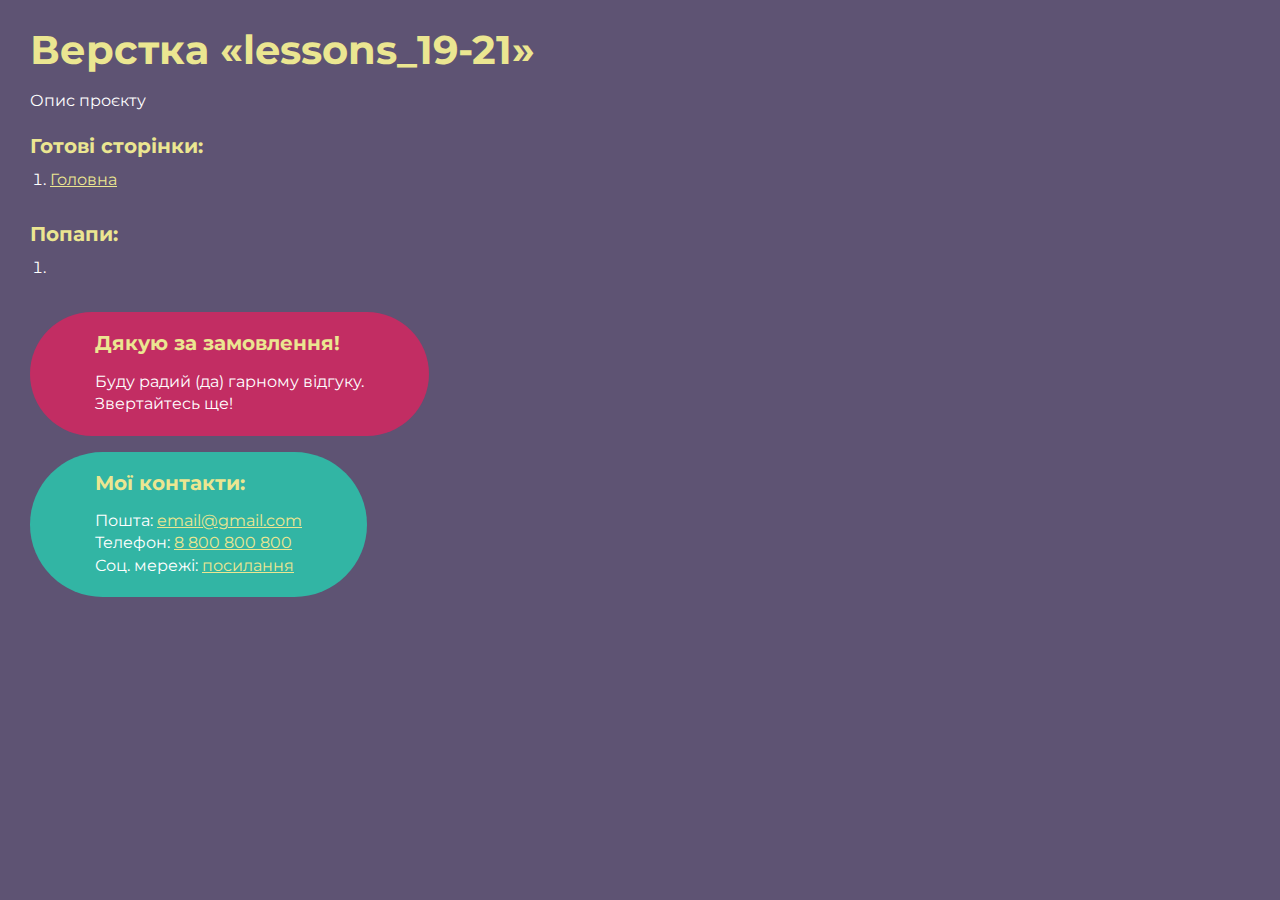
<file: index.html>
<!DOCTYPE html>
<html>

<head>
	<meta charset="UTF-8">
	<meta name="viewport" content="width=device-width, initial-scale=1.0">
	<title>Верстка «lessons_19-21»</title>
</head>

<body>
	<div class="rootpage">
		<h1>Верстка «lessons_19-21»</h1>
		<div class="rootpage__info">
			Опис проєкту
		</div>
		<h2>Готові сторінки:</h2>
		<ol class="rootpage__list">
			<li><a target="_blank" href="home.html">Головна</a></li>
		</ol>
		<h2>Попапи:</h2>
		<ol class="rootpage__list">
			<li><a target="_blank" href="home.html#"></a></li>
		</ol>
		<div class="rootpage__tnx">
			<h2>Дякую за замовлення!</h2>
			<p>Буду радий (да) гарному відгуку.</p>
			<p>Звертайтесь ще!</p>
		</div>
		<div class="rootpage__contacts">
			<h2>Мої контакти:</h2>
			<p>Пошта: <a href="mailto:email@gmail.com">email@gmail.com</a></p>
			<p>Телефон: <a href="tel:8800800800">8 800 800 800</a></p>
			<p>Соц. мережі: <a href="">посилання</a></p>
		</div>
	</div>
</body>
<style>
	@charset "UTF-8";
	@import url("https://fonts.googleapis.com/css?family=Montserrat:regular,700&display=swap");

	*,
	*::before,
	*::after {
		padding: 0px;
		margin: 0px;
		border: 0px;
		box-sizing: border-box;
	}

	html,
	body {
		height: 100%;
		margin: 0;
		padding: 0;
		min-width: 320px;
		width: 100%;
		color: #fff;
		background-color: #5e5373;
	}

	body {
		font-family: Montserrat;
		font-size: 100%;
		line-height: 1;
		font-size: 1rem;
	}

	a {
		text-decoration: underline;
		color: #ebe691
	}

	a:visited {
		text-decoration: underline;
		color: #aaa768;
	}

	a:hover {
		text-decoration: none;
	}

	ul li {
		list-style: none;
	}

	img {
		vertical-align: top;
	}

	.wrapper {
		width: 100%;
		min-height: 100%;
		overflow: hidden;
	}

	.rootpage {
		padding: 30px;
		display: flex;
		flex-direction: column;
		align-items: flex-start;
	}

	@media (max-width: 767px) {
		.rootpage {
			padding: 30px 15px;
		}
	}

	h1 {
		color: #ebe691;
		font-size: 2.5rem;
		margin: 0px 0px 1.25rem 0px;
	}

	@media (max-width: 767px) {
		h1 {
			font-size: 1.85rem;
			margin: 0px 0px 1.25rem 0px;
		}
	}

	h2 {
		color: #ebe691;
		font-size: 1.25rem;
		margin: 0px 0px 1rem 0px;
	}

	@media (max-width: 767px) {
		h2 {
			font-size: 1.125rem;
			margin: 0px 0px 1rem 0px;
		}
	}

	.rootpage__info {
		line-height: 140%;
		margin: 0px 0px 1.5rem 0px;
	}

	.rootpage__list {
		margin: 0px 0px 2.25rem 1.25rem;
	}

	.rootpage__list li:not(:last-child) {
		margin: 0px 0px 15px 0px;
	}

	.rootpage__contacts,
	.rootpage__tnx {
		border-radius: 200px;
		padding: 20px 65px;
		line-height: 140%;
	}

	@media (max-width: 767px) {

		.rootpage__contacts,
		.rootpage__tnx {
			border-radius: 40px;
			padding: 20px;
		}
	}

	.rootpage__contacts {
		background: #32b5a4;

	}

	.rootpage__contacts a {
		color: #ebe691;
	}

	.rootpage__tnx {
		background: #c22d63;
		margin: 0px 0px 1rem 0px;
	}
</style>

</html>
</file>
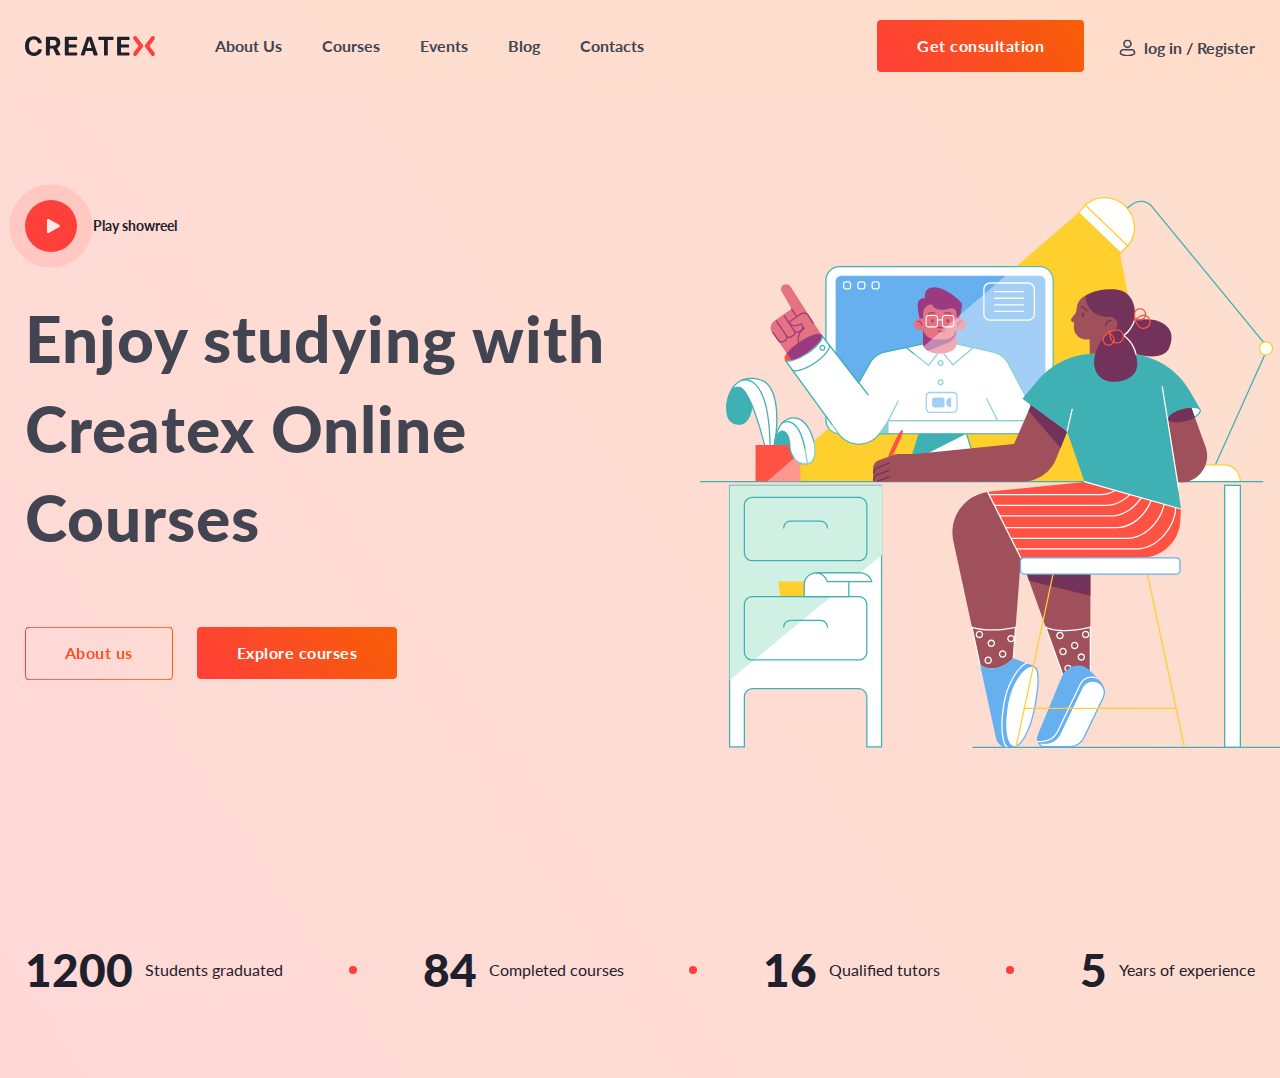
<file: home.html>
<!DOCTYPE html>
<html lang="en">

<head>
	<title>HomePage</title>
	<meta charset="UTF-8">
	<meta name="format-detection" content="telephone=no">
	<!-- <style>body{opacity: 0;}</style> -->
	<link rel="stylesheet" href="css/style.min.css?_v=20230307152158">
	<link rel="shortcut icon" href="favicon.ico">
	<!-- <meta name="robots" content="noindex, nofollow"> -->
	<meta name="viewport" content="width=device-width, initial-scale=1.0">
</head>

<body>
	<div class="wrapper">
		<header class="header">
			<div class="header__container">
				<div class="header__body">
					<div class="header__logo">
						<a href="#">
							<img src="img/logo.svg" alt="logo">
						</a>
					</div>
					<div class="header__menu-wrap">
						<nav class="header__menu menu">
							<ul class="menu__list">
								<li>
									<a href="#">About Us</a>
								</li>
								<li>
									<a href="#">Courses</a>
								</li>
								<li>
									<a href="#">Events</a>
								</li>
								<li>
									<a href="#">Blog</a>
								</li>
								<li>
									<a href="#">Contacts</a>
								</li>
							</ul>
						</nav>
					</div>
					<div class="header__actions actions-header">
						<div class="actions-header__button button">
							<a href="#" class="button__link button__link--width">Get consultation</a>
						</div>
						<div class="actions-header__acount">
							<a href="#" class="log-in"><span>log in </span></a>
							<a href="#" class="register"><span>/ Register</span></a>
						</div>
						<button type="button" class="menu__icon icon-menu">
							<span></span>
						</button>
					</div>
				</div>
			</div>
		</header>
		<main class="page">
			<section class="main-section">
				<div class="main-section__container">
					<div class="main-section__body body-main">
						<div class="body-main__wrap">
							<div class="body-main__content content-main">
								<div class="content-main__play-button button-play">
									<a class="button-play__link" href="#"><span>Play showreel</span></a>
								</div>
								<h1 class="content-main__title">Enjoy studying with Createx Online Courses</h1>
								<div class="content-main__buttons main-buttons">
									<div class="main-buttons__border button-border">
										<a href="#" class="button-border__link">About us</a>
									</div>
									<div class="main-buttons__button button">
										<a href="#" class="button__link">Explore courses</a>
									</div>
								</div>
							</div>
							<div class="body-main__image">
								<img src="img/home-page/content-image/illustration.svg" alt="illustration">
							</div>
						</div>
						<div class="body-main__prograss prograss-main">
							<div class="prograss-main__item item-progress">
								<div class="item-progress__amount">1200</div>
								<div class="item-progress__text">Students graduated</div>
							</div>
							<div class="prograss-main__circle prograss-main__circle--1"></div>
							<div class="prograss-main__item item-progress">
								<div class="item-progress__amount">84</div>
								<div class="item-progress__text">Completed courses</div>
							</div>
							<div class="prograss-main__circle prograss-main__circle--2"></div>
							<div class="prograss-main__item item-progress">
								<div class="item-progress__amount">16</div>
								<div class="item-progress__text">Qualified tutors</div>
							</div>
							<div class="prograss-main__circle prograss-main__circle--3"></div>
							<div class="prograss-main__item item-progress">
								<div class="item-progress__amount">5</div>
								<div class="item-progress__text">Years of experience</div>
							</div>
						</div>
					</div>
				</div>
			</section>
		</main>
		<footer class="footer">
			<div class="footer__container">
			</div>
		</footer>
	</div>
	<script src="js/app.min.js?_v=20230307152158"></script>
</body>

</html>
</file>
<file: css/style.min.css>
@charset "UTF-8";@import url(https://fonts.googleapis.com/css?family=Lato:regular,700,900&display=swap);*{padding:0;margin:0;border:0}*,:after,:before{-webkit-box-sizing:border-box;box-sizing:border-box}body,html{height:100%;min-width:320px}body{color:#424551;line-height:1;font-family:lato;font-size:1rem;-ms-text-size-adjust:100%;-moz-text-size-adjust:100%;-webkit-text-size-adjust:100%;-webkit-font-smoothing:antialiased;-moz-osx-font-smoothing:grayscale}button,input,textarea{font-family:lato;font-size:inherit}button{cursor:pointer;color:inherit;background-color:transparent}a{color:inherit;text-decoration:none}ul li{list-style:none}img{vertical-align:top}h1,h2,h3,h4,h5,h6{font-weight:inherit;font-size:inherit}svg{height:1em;width:1em}svg path{stroke:inherit;fill:inherit}.lock body{overflow:hidden;-ms-touch-action:none;touch-action:none;-ms-scroll-chaining:none;overscroll-behavior:none}.wrapper{min-height:100%;display:-webkit-box;display:-ms-flexbox;display:flex;-webkit-box-orient:vertical;-webkit-box-direction:normal;-ms-flex-direction:column;flex-direction:column;overflow:hidden}@supports (overflow:clip){.wrapper{overflow:clip}}.wrapper>main{-webkit-box-flex:1;-ms-flex:1 1 auto;flex:1 1 auto}.wrapper>*{min-width:0}[class*=__container]{max-width:78.75rem;margin:0 auto;padding:0 .9375rem}[class*=-ibg]{position:relative}[class*=-ibg] img{position:absolute;width:100%;height:100%;top:0;left:0;-o-object-fit:cover;object-fit:cover}[class*=-ibg_contain] img{-o-object-fit:contain;object-fit:contain}.button{display:inline-block}.button__link{display:inline-block;background:-o-linear-gradient(34.05deg,#ff3f3a 0,#f75e05 100%);background:linear-gradient(55.95deg,#ff3f3a 0,#f75e05 100%);font-weight:700;line-height:1.25;letter-spacing:.5px;padding:1em 2.5rem;border-radius:4px;color:#fff;-webkit-transition:all .2s linear 0s;-o-transition:all .2s linear 0s;transition:all .2s linear 0s}.button__link:hover{-webkit-box-shadow:0 2px 4px #390303;box-shadow:0 2px 4px #390303;background:-o-linear-gradient(145.95deg,#ff3f3a 0,#f75e05 100%);background:linear-gradient(-55.95deg,#ff3f3a 0,#f75e05 100%)}.button__link:active{-webkit-transition:all 1ms linear 0s;-o-transition:all 1ms linear 0s;transition:all 1ms linear 0s;-webkit-box-shadow:0 1px 1px #390303,inset 0 1px 5px #960808;box-shadow:0 1px 1px #390303,inset 0 1px 5px #960808;background:-o-linear-gradient(34.05deg,#ff3f3a 0,#f75e05 100%);background:linear-gradient(55.95deg,#ff3f3a 0,#f75e05 100%)}.button-border{display:inline-block;position:relative;cursor:pointer;overflow:hidden;border-radius:.25rem;background:-o-linear-gradient(34.05deg,#ff3f3a 0,#f75e05 100%) 0 0/100% .05rem no-repeat,-o-linear-gradient(34.05deg,#ff3f3a 0,#f75e05 100%) 0 bottom/100% .05rem no-repeat;background:linear-gradient(55.95deg,#ff3f3a 0,#f75e05 100%) 0 0/100% .05rem no-repeat,linear-gradient(55.95deg,#ff3f3a 0,#f75e05 100%) 0 bottom/100% .05rem no-repeat;-webkit-transition:all .3s linear;-o-transition:all .3s linear;transition:all .3s linear}.button-border a{display:block;-ms-flex-item-align:center;-ms-grid-row-align:center;align-self:center;text-align:center;position:relative;padding:1rem 2.5rem;line-height:1.3;font-weight:700;letter-spacing:.031rem;background:-o-linear-gradient(34.05deg,#ff3f3a 0,#f75e05 100%);background:linear-gradient(55.95deg,#ff3f3a 0,#f75e05 100%);-webkit-background-clip:text;-webkit-text-fill-color:transparent;z-index:2}.button-border a::before{content:"";position:absolute;width:100%;height:100%;top:0;left:0;z-index:-1;opacity:0;-webkit-transition:all .4s ease 0s;-o-transition:all .4s ease 0s;transition:all .4s ease 0s;background:-o-linear-gradient(34.05deg,#fd463f 0,#ffa03a 100%) 12.5rem 0 no-repeat;background:linear-gradient(55.95deg,#fd463f 0,#ffa03a 100%) 12.5rem 0 no-repeat}.button-border:hover{-webkit-box-shadow:0 2px 7px #4c2e09;box-shadow:0 2px 7px #4c2e09}.button-border:hover a::before{opacity:.5;background:-o-linear-gradient(34.05deg,#fd463f 0,#ffa03a 100%) 0 0 no-repeat;background:linear-gradient(55.95deg,#fd463f 0,#ffa03a 100%) 0 0 no-repeat}.button-border:active{-webkit-transition:all .1s linear;-o-transition:all .1s linear;transition:all .1s linear;-webkit-box-shadow:0 1px 1px #4c2e09,inset 0 0 2px #4c2e09;box-shadow:0 1px 1px #4c2e09,inset 0 0 2px #4c2e09}.button-border::after,.button-border::before{content:"";position:absolute;height:100%;width:.25rem;top:0}.button-border::before{left:0;width:.25rem;height:100%;border-radius:.25rem 0 0 .25rem;border:.063rem solid #ff3f3a;border-right:none}.button-border::after{right:0;width:.25rem;height:100%;border-radius:0 .25rem .25rem 0;border:.063rem solid #f75e05;border-left:none}.button-play__link{position:relative;display:-webkit-inline-box;display:-ms-inline-flexbox;display:inline-flex;-webkit-box-align:center;-ms-flex-align:center;align-items:center;gap:1rem;font-weight:700;font-size:.875rem;color:#1e212c;-webkit-transition:all .3s linear;-o-transition:all .3s linear;transition:all .3s linear}.button-play__link::before{content:"";background:#ff3f3a url(../img/home-page/icons/play.svg) 55% 50%/.8rem no-repeat;border-radius:50%;width:3.25rem;height:3.25rem;-ms-flex-negative:0;flex-shrink:0;-webkit-transition:all .3s linear;-o-transition:all .3s linear;transition:all .3s linear}.button-play__link::after{content:"";background:rgba(255,64,58,.12);width:3.25rem;height:3.25rem;border-radius:50%;-webkit-transform:scale(1.6);-ms-transform:scale(1.6);transform:scale(1.6);position:absolute;top:0;left:0;-webkit-animation:button-sircle .9s linear infinite;animation:button-sircle .9s linear infinite}.button-play__link:hover::before{background-color:#f9342d;-webkit-box-shadow:0 1px 9px #000;box-shadow:0 1px 9px #000}.button-play__link:active::before{background-color:#f9342d;-webkit-box-shadow:0 1px 1px #000;box-shadow:0 1px 1px #000;-webkit-transition:all .1s linear;-o-transition:all .1s linear;transition:all .1s linear}.button-play__link span:hover{text-decoration:underline;color:#000}@-webkit-keyframes button-sircle{0%{-webkit-transform:scale(1.6);transform:scale(1.6)}100%{-webkit-transform:scale(3);transform:scale(3);opacity:0}}@keyframes button-sircle{0%{-webkit-transform:scale(1.6);transform:scale(1.6)}100%{-webkit-transform:scale(3);transform:scale(3);opacity:0}}.icon-menu{display:none}.header{position:fixed;z-index:100;top:0;left:0;width:100%;background:-o-linear-gradient(34.05deg,#ffddd2 0,#ffddc9 100%);background:linear-gradient(55.95deg,#ffddd2 0,#ffddc9 100%)}.header__container{position:relative}.header__body{position:relative;font-weight:700;display:-webkit-box;display:-ms-flexbox;display:flex;gap:3.75rem;-webkit-box-align:center;-ms-flex-align:center;align-items:center}.header__logo{position:relative;z-index:3;-webkit-box-flex:0;-ms-flex:0 0 8.125rem;flex:0 0 8.125rem}.header__logo img{max-width:100%}.header__actions{position:relative;z-index:11}.header__menu-wrap{-webkit-box-flex:1;-ms-flex:1 1 auto;flex:1 1 auto}.menu{-webkit-transition:-webkit-transform .8s ease 0s;transition:-webkit-transform .8s ease 0s;-o-transition:transform .8s ease 0s;transition:transform .8s ease 0s;transition:transform .8s ease 0s,-webkit-transform .8s ease 0s}.menu__list{white-space:nowrap;display:-webkit-box;display:-ms-flexbox;display:flex;-ms-flex-wrap:wrap;flex-wrap:wrap;row-gap:.6rem}.actions-header{display:-webkit-box;display:-ms-flexbox;display:flex;-webkit-box-align:center;-ms-flex-align:center;align-items:center;-ms-flex-negative:0;flex-shrink:0}.actions-header__button{-ms-flex-negative:0;flex-shrink:0}.actions-header__acount a:hover{color:#21b008}.actions-header .log-in:hover::before{border-radius:40%;background-color:rgba(169,169,167,.319);-webkit-box-shadow:0 0 8px rgba(95,95,95,.863);box-shadow:0 0 8px rgba(95,95,95,.863)}.actions-header .log-in::before{content:"";display:-webkit-inline-box;display:-ms-inline-flexbox;display:inline-flex;background:url(../img/home-page/icons/use/vector.svg) 0 0/100% no-repeat;-webkit-box-flex:0;-ms-flex:0 0 1.063rem;flex:0 0 1.063rem;width:1.063rem;height:1.063rem;margin:0 .5rem 0 0;-webkit-transform:translate(0,.156rem);-ms-transform:translate(0,.156rem);transform:translate(0,.156rem)}.main-section{background:-o-linear-gradient(34.05deg,rgba(255,64,58,.2) 0,rgba(247,94,5,.2) 100%);background:linear-gradient(55.95deg,rgba(255,64,58,.2) 0,rgba(247,94,5,.2) 100%)}.body-main__image{-ms-flex-item-align:center;-ms-grid-row-align:center;align-self:center;-webkit-transform:translate(7.8%,-.188rem);-ms-transform:translate(7.8%,-.188rem);transform:translate(7.8%,-.188rem);-webkit-box-flex:0;-ms-flex:0 1 37.625rem;flex:0 1 37.625rem}.body-main__image img{width:100%}.body-main__wrap{display:-webkit-box;display:-ms-flexbox;display:flex}.body-main__content{-webkit-box-flex:1;-ms-flex:1 1 50%;flex:1 1 50%}.content-main__play-button:not(:last-child){margin:0 0 2.5rem 0}.content-main__title{font-weight:900;font-size:4rem;line-height:1.4;letter-spacing:.063rem}.content-main__title:not(:last-child){margin:0 0 1em 0}.content-main__buttons{display:-webkit-box;display:-ms-flexbox;display:flex;-webkit-box-align:center;-ms-flex-align:center;align-items:center;gap:1.5rem}.main-buttons__border{-ms-flex-negative:0;flex-shrink:0}.main-buttons__button{-ms-flex-negative:0;flex-shrink:0}.prograss-main{display:-webkit-box;display:-ms-flexbox;display:flex;-ms-flex-wrap:wrap;flex-wrap:wrap;gap:.625rem;-webkit-box-pack:justify;-ms-flex-pack:justify;justify-content:space-between;-webkit-box-align:center;-ms-flex-align:center;align-items:center}.prograss-main__circle{-webkit-box-flex:0;-ms-flex:0 0 8px;flex:0 0 8px;width:8px;height:8px;border-radius:50%;background:#ff3f3a;flex:0 0 8px;-webkit-box-align:center;-ms-flex-align:center;align-items:center}.item-progress{text-align:center;-ms-flex-wrap:wrap;flex-wrap:wrap;gap:.75rem;color:#1e212c;-webkit-box-align:center;-ms-flex-align:center;align-items:center}.item-progress__amount{font-weight:900;line-height:1.3;-webkit-box-align:center;-ms-flex-align:center;align-items:center}.item-progress__text{-ms-flex-item-align:center;-ms-grid-row-align:center;align-self:center}@media (min-width:47.99875em){.menu li:hover{text-decoration:underline;color:#101011}.content-main{padding:0 2.3rem 0 0}.content-main__play-button:not(:last-child){margin-bottom:2.5rem}.content-main__buttons{padding:0 3rem 0 0}}@media (min-width:54.81125em){.item-progress{display:-webkit-box;display:-ms-flexbox;display:flex}}@media (min-width:68.75em){.menu__list{-webkit-column-gap:2.5rem;-moz-column-gap:2.5rem;column-gap:2.5rem}}@media (min-width:73.4375em){.actions-header__button{margin-right:2.1875rem}}@media (min-width:76.875em){.header{padding-top:1.25rem}.header{padding-bottom:1.25rem}.header__body{gap:3.75rem}.main-section__body{padding-top:12.5rem}.main-section__body{padding-bottom:4.875rem}.body-main__image{-ms-flex-preferred-size:37.625rem;flex-basis:37.625rem}.body-main__wrap:not(:last-child){margin-bottom:11.8125rem}.content-main__title{line-heght:.0875rem}.item-progress__amount{font-size:2.875rem}}@media (max-width:20em){.header{padding-top:.125rem}.header{padding-bottom:.125rem}.actions-header .button__link--width{padding-right:1.25rem}.actions-header .button__link--width{padding-left:1.25rem}.main-section__body{padding-top:3.125rem}.main-section__body{padding-bottom:1.25rem}.body-main__wrap:not(:last-child){margin-bottom:1.25rem}.content-main__play-button:not(:last-child){margin-bottom:1.25rem}.content-main__title{font-size:1.25rem}.content-main__title{line-heght:.06875rem}}@media (max-width:68.18625em){.button-play__link{font-size:1.125rem}}@media (max-width:62.5em){.header__body{gap:1.25rem}}@media (max-width:59.375em){.actions-header__button{margin-right:1.25rem}}@media (max-width:57.5em){.menu__list{-webkit-column-gap:.9375rem;-moz-column-gap:.9375rem;column-gap:.9375rem}}@media (max-width:56.81125em){.register span{display:none}}@media (max-width:52.24875em){.log-in span{display:none}}@media (max-width:51.43625em){.actions-header .log-in::before{-webkit-transform:scale(1.5);-ms-transform:scale(1.5);transform:scale(1.5);margin:0 .1rem 0 0}}@media (max-width:51.43625em) and (max-width:47.99875em){.actions-header .log-in::before{margin:0 1.2rem 0 0}}@media (max-width:47.99875em){.icon-menu{display:block;position:relative;width:1.875rem;height:1.125rem;z-index:25}.icon-menu span,.icon-menu::after,.icon-menu::before{content:"";-webkit-transition:all .3s ease 0s;-o-transition:all .3s ease 0s;transition:all .3s ease 0s;right:0;position:absolute;width:100%;height:.125rem;background-color:#000}.icon-menu::before{top:0}.icon-menu::after{bottom:0}.icon-menu span{top:calc(50% - .0625rem)}.menu-open .icon-menu span{width:0}.menu-open .icon-menu::before{top:calc(50% - .0625rem);-webkit-transform:rotate(-45deg);-ms-transform:rotate(-45deg);transform:rotate(-45deg)}.menu-open .icon-menu::after{bottom:calc(50% - .0625rem);-webkit-transform:rotate(45deg);-ms-transform:rotate(45deg);transform:rotate(45deg)}.menu__list{-webkit-box-orient:vertical;-webkit-box-direction:normal;-ms-flex-direction:column;flex-direction:column;-ms-flex-wrap:nowrap;flex-wrap:nowrap;-webkit-box-align:center;-ms-flex-align:center;align-items:center;row-gap:1.5rem;position:fixed;top:0;left:0;-webkit-transform:rotate(90deg);-ms-transform:rotate(90deg);transform:rotate(90deg);-webkit-transform-origin:0 0;-ms-transform-origin:0 0;transform-origin:0 0;padding:8rem 0 0;width:100%;height:100%;background:-o-linear-gradient(34.05deg,#2f2c2c 0,#ebdfd7 100%);background:linear-gradient(55.95deg,#2f2c2c 0,#ebdfd7 100%);-webkit-box-shadow:1px 0 6px rgba(0,0,0,.2);box-shadow:1px 0 6px rgba(0,0,0,.2);overflow:auto;-webkit-transition:all .8s ease 0s;-o-transition:all .8s ease 0s;transition:all .8s ease 0s}.menu__list li{font-size:2rem;-webkit-transform:translate(-100%,0);-ms-transform:translate(-100%,0);transform:translate(-100%,0)}.menu-open .menu__list{-webkit-transform:rotate(0);-ms-transform:rotate(0);transform:rotate(0)}.menu-open .menu__list li{-webkit-transform:translate(0,0);-ms-transform:translate(0,0);transform:translate(0,0)}.menu-open .menu__list li:nth-child(1){-webkit-transition:all .8s ease 5s;-o-transition:all .8s ease 5s;transition:all .8s ease 5s;-webkit-transition-delay:.1s;-o-transition-delay:.1s;transition-delay:.1s}.menu-open .menu__list li:nth-child(2){-webkit-transition:all .8s ease 5s;-o-transition:all .8s ease 5s;transition:all .8s ease 5s;-webkit-transition-delay:.2s;-o-transition-delay:.2s;transition-delay:.2s}.menu-open .menu__list li:nth-child(3){-webkit-transition:all .8s ease 5s;-o-transition:all .8s ease 5s;transition:all .8s ease 5s;-webkit-transition-delay:.3s;-o-transition-delay:.3s;transition-delay:.3s}.menu-open .menu__list li:nth-child(4){-webkit-transition:all .8s ease 5s;-o-transition:all .8s ease 5s;transition:all .8s ease 5s;-webkit-transition-delay:.4s;-o-transition-delay:.4s;transition-delay:.4s}.menu-open .menu__list li:nth-child(5){-webkit-transition:all .8s ease 5s;-o-transition:all .8s ease 5s;transition:all .8s ease 5s;-webkit-transition-delay:.5s;-o-transition-delay:.5s;transition-delay:.5s}.menu-open .menu__list li:nth-child(6){-webkit-transition:all .8s ease 5s;-o-transition:all .8s ease 5s;transition:all .8s ease 5s;-webkit-transition-delay:.6s;-o-transition-delay:.6s;transition-delay:.6s}.menu-open .menu__list li:nth-child(7){-webkit-transition:all .8s ease 5s;-o-transition:all .8s ease 5s;transition:all .8s ease 5s;-webkit-transition-delay:.7s;-o-transition-delay:.7s;transition-delay:.7s}.menu-open .menu__list li:nth-child(8){-webkit-transition:all .8s ease 5s;-o-transition:all .8s ease 5s;transition:all .8s ease 5s;-webkit-transition-delay:.8s;-o-transition-delay:.8s;transition-delay:.8s}.menu-open .menu__list li:nth-child(9){-webkit-transition:all .8s ease 5s;-o-transition:all .8s ease 5s;transition:all .8s ease 5s;-webkit-transition-delay:.9s;-o-transition-delay:.9s;transition-delay:.9s}.menu-open .menu__list li:nth-child(10){-webkit-transition:all .8s ease 5s;-o-transition:all .8s ease 5s;transition:all .8s ease 5s;-webkit-transition-delay:1s;-o-transition-delay:1s;transition-delay:1s}.menu-open .menu__list li:nth-child(11){-webkit-transition:all .8s ease 5s;-o-transition:all .8s ease 5s;transition:all .8s ease 5s;-webkit-transition-delay:1.1s;-o-transition-delay:1.1s;transition-delay:1.1s}.menu-open .menu__list li:nth-child(12){-webkit-transition:all .8s ease 5s;-o-transition:all .8s ease 5s;transition:all .8s ease 5s;-webkit-transition-delay:1.2s;-o-transition-delay:1.2s;transition-delay:1.2s}.menu-open .menu__list li:nth-child(13){-webkit-transition:all .8s ease 5s;-o-transition:all .8s ease 5s;transition:all .8s ease 5s;-webkit-transition-delay:1.3s;-o-transition-delay:1.3s;transition-delay:1.3s}.menu-open .menu__list li:nth-child(14){-webkit-transition:all .8s ease 5s;-o-transition:all .8s ease 5s;transition:all .8s ease 5s;-webkit-transition-delay:1.4s;-o-transition-delay:1.4s;transition-delay:1.4s}.content-main__buttons{-ms-flex-wrap:wrap;flex-wrap:wrap}.main-buttons__border{min-width:12.5rem}}@media (max-width:47.99875em) and (any-hover:none){.icon-menu{cursor:default}}@media (max-width:39.56125em){.prograss-main__circle--2{display:none}.item-progress{-webkit-box-flex:40%;-ms-flex:40%;flex:40%}}@media (max-width:37.74875em){.body-main__image{-ms-flex-preferred-size:18.875rem;flex-basis:18.875rem}.body-main__image{max-width:302px;margin:0 0 20px 0}.body-main__wrap{-webkit-box-orient:vertical;-webkit-box-direction:reverse;-ms-flex-direction:column-reverse;flex-direction:column-reverse;-ms-flex-wrap:wrap-reverse;flex-wrap:wrap-reverse;-webkit-box-pack:center;-ms-flex-pack:center;justify-content:center}.content-main__play-button{-webkit-box-pack:center;-ms-flex-pack:center;justify-content:center}.content-main__title{text-align:center}.content-main__buttons{-webkit-box-pack:center;-ms-flex-pack:center;justify-content:center}.button-play{text-align:center}}@media (max-width:29.87375em){.body-main__image{padding:20px 0 0 0}}@media (max-width:28.43625em){.header__body{display:block;padding:1.2rem 0}.header__logo{position:absolute;top:0;left:50%;-webkit-transform:translate(-50%,0);-ms-transform:translate(-50%,0);transform:translate(-50%,0)}.header__actions{top:1.9rem}.actions-header{-webkit-transform:translate(0,-20px);-ms-transform:translate(0,-20px);transform:translate(0,-20px)}.actions-header__button{display:block;-webkit-box-flex:1;-ms-flex:1 0 auto;flex:1 0 auto}}@media (max-width:14.375em){.item-progress__amount{font-size:1.375rem}}@media (min-width:20em) and (max-width:76.875em){@supports (padding-top:clamp(0.125rem ,-0.2706043956rem + 1.978021978vw ,1.25rem)){.header{padding-top:clamp(.125rem ,-.2706043956rem + 1.978021978vw ,1.25rem)}}@supports not (padding-top:clamp(0.125rem ,-0.2706043956rem + 1.978021978vw ,1.25rem)){.header{padding-top:calc(.125rem + 1.125 * (100vw - 20rem)/ 56.875)}}@supports (padding-bottom:clamp(0.125rem ,-0.2706043956rem + 1.978021978vw ,1.25rem)){.header{padding-bottom:clamp(.125rem ,-.2706043956rem + 1.978021978vw ,1.25rem)}}@supports not (padding-bottom:clamp(0.125rem ,-0.2706043956rem + 1.978021978vw ,1.25rem)){.header{padding-bottom:calc(.125rem + 1.125 * (100vw - 20rem)/ 56.875)}}@supports (padding-top:clamp(3.125rem ,-0.1717032967rem + 16.4835164835vw ,12.5rem)){.main-section__body{padding-top:clamp(3.125rem ,-.1717032967rem + 16.4835164835vw ,12.5rem)}}@supports not (padding-top:clamp(3.125rem ,-0.1717032967rem + 16.4835164835vw ,12.5rem)){.main-section__body{padding-top:calc(3.125rem + 9.375 * (100vw - 20rem)/ 56.875)}}@supports (padding-bottom:clamp(1.25rem ,-0.0247252747rem + 6.3736263736vw ,4.875rem)){.main-section__body{padding-bottom:clamp(1.25rem ,-.0247252747rem + 6.3736263736vw ,4.875rem)}}@supports not (padding-bottom:clamp(1.25rem ,-0.0247252747rem + 6.3736263736vw ,4.875rem)){.main-section__body{padding-bottom:calc(1.25rem + 3.625 * (100vw - 20rem)/ 56.875)}}@supports (margin-bottom:clamp(1.25rem ,-2.4642857143rem + 18.5714285714vw ,11.8125rem)){.body-main__wrap:not(:last-child){margin-bottom:clamp(1.25rem ,-2.4642857143rem + 18.5714285714vw ,11.8125rem)}}@supports not (margin-bottom:clamp(1.25rem ,-2.4642857143rem + 18.5714285714vw ,11.8125rem)){.body-main__wrap:not(:last-child){margin-bottom:calc(1.25rem + 10.5625 * (100vw - 20rem)/ 56.875)}}@supports (font-size:clamp(1.25rem ,0.3708791209rem + 4.3956043956vw ,3.75rem)){.content-main__title{font-size:clamp(1.25rem ,.3708791209rem + 4.3956043956vw ,3.75rem)}}@supports not (font-size:clamp(1.25rem ,0.3708791209rem + 4.3956043956vw ,3.75rem)){.content-main__title{font-size:calc(1.25rem + 2.5 * (100vw - 20rem)/ 56.875)}}@supports (line-heght:clamp(0.06875rem ,0.0621565934rem + 0.032967033vw ,0.0875rem)){.content-main__title{line-heght:clamp(.06875rem ,.0621565934rem + .032967033vw ,.0875rem)}}@supports not (line-heght:clamp(0.06875rem ,0.0621565934rem + 0.032967033vw ,0.0875rem)){.content-main__title{line-heght:calc(.06875rem + .01875 * (100vw - 20rem)/ 56.875)}}}@media (min-width:62.5em) and (max-width:76.875em){@supports (gap:clamp(1.25rem ,-9.6195652174rem + 17.3913043478vw ,3.75rem)){.header__body{gap:clamp(1.25rem ,-9.6195652174rem + 17.3913043478vw ,3.75rem)}}@supports not (gap:clamp(1.25rem ,-9.6195652174rem + 17.3913043478vw ,3.75rem)){.header__body{gap:calc(1.25rem + 2.5 * (100vw - 62.5rem)/ 14.375)}}}@media (min-width:57.5em) and (max-width:68.75em){@supports ((-moz-column-gap:clamp(0.9375rem ,-7.0486111111rem + 13.8888888889vw ,2.5rem)) or (column-gap:clamp(0.9375rem ,-7.0486111111rem + 13.8888888889vw ,2.5rem))){.menu__list{-webkit-column-gap:clamp(.9375rem ,-7.0486111111rem + 13.8888888889vw ,2.5rem);-moz-column-gap:clamp(.9375rem ,-7.0486111111rem + 13.8888888889vw ,2.5rem);column-gap:clamp(.9375rem ,-7.0486111111rem + 13.8888888889vw ,2.5rem)}}@supports not ((-moz-column-gap:clamp(0.9375rem ,-7.0486111111rem + 13.8888888889vw ,2.5rem)) or (column-gap:clamp(0.9375rem ,-7.0486111111rem + 13.8888888889vw ,2.5rem))){.menu__list{-webkit-column-gap:calc(.9375rem + 1.5625 * (100vw - 57.5rem)/ 11.25);-moz-column-gap:calc(.9375rem + 1.5625 * (100vw - 57.5rem)/ 11.25);column-gap:calc(.9375rem + 1.5625 * (100vw - 57.5rem)/ 11.25)}}}@media (min-width:59.375em) and (max-width:73.4375em){@supports (margin-right:clamp(1.25rem ,-2.7083333333rem + 6.6666666667vw ,2.1875rem)){.actions-header__button{margin-right:clamp(1.25rem ,-2.7083333333rem + 6.6666666667vw ,2.1875rem)}}@supports not (margin-right:clamp(1.25rem ,-2.7083333333rem + 6.6666666667vw ,2.1875rem)){.actions-header__button{margin-right:calc(1.25rem + .9375 * (100vw - 59.375rem)/ 14.0625)}}}@media (min-width:20em) and (max-width:58.125em){@supports (padding-right:clamp(1.25rem ,0.5942622951rem + 3.2786885246vw ,2.5rem)){.actions-header .button__link--width{padding-right:clamp(1.25rem ,.5942622951rem + 3.2786885246vw ,2.5rem)}}@supports not (padding-right:clamp(1.25rem ,0.5942622951rem + 3.2786885246vw ,2.5rem)){.actions-header .button__link--width{padding-right:calc(1.25rem + 1.25 * (100vw - 20rem)/ 38.125)}}@supports (padding-left:clamp(1.25rem ,0.5942622951rem + 3.2786885246vw ,2.5rem)){.actions-header .button__link--width{padding-left:clamp(1.25rem ,.5942622951rem + 3.2786885246vw ,2.5rem)}}@supports not (padding-left:clamp(1.25rem ,0.5942622951rem + 3.2786885246vw ,2.5rem)){.actions-header .button__link--width{padding-left:calc(1.25rem + 1.25 * (100vw - 20rem)/ 38.125)}}}@media (min-width:37.74875em) and (max-width:76.875em){@supports (flex-basis:clamp(18.875rem ,0.7851226798rem + 47.921791636vw ,37.625rem)){.body-main__image{-ms-flex-preferred-size:clamp(18.875rem ,.7851226798rem + 47.921791636vw ,37.625rem);flex-basis:clamp(18.875rem ,.7851226798rem + 47.921791636vw ,37.625rem)}}@supports not (flex-basis:clamp(18.875rem ,0.7851226798rem + 47.921791636vw ,37.625rem)){.body-main__image{-ms-flex-preferred-size:calc(18.875rem + 18.75 * (100vw - 37.74875rem)/ 39.12625);flex-basis:calc(18.875rem + 18.75 * (100vw - 37.74875rem)/ 39.12625)}}}@media (min-width:20em) and (max-width:47.99875em){@supports (margin-bottom:clamp(1.25rem ,0.3571029957rem + 4.4644850217vw ,2.5rem)){.content-main__play-button:not(:last-child){margin-bottom:clamp(1.25rem ,.3571029957rem + 4.4644850217vw ,2.5rem)}}@supports not (margin-bottom:clamp(1.25rem ,0.3571029957rem + 4.4644850217vw ,2.5rem)){.content-main__play-button:not(:last-child){margin-bottom:calc(1.25rem + 1.25 * (100vw - 20rem)/ 27.99875)}}}@media (min-width:14.375em) and (max-width:76.875em){@supports (font-size:clamp(1.375rem ,1.03rem + 2.4vw ,2.875rem)){.item-progress__amount{font-size:clamp(1.375rem ,1.03rem + 2.4vw ,2.875rem)}}@supports not (font-size:clamp(1.375rem ,1.03rem + 2.4vw ,2.875rem)){.item-progress__amount{font-size:calc(1.375rem + 1.5 * (100vw - 14.375rem)/ 62.5)}}}
</file>
